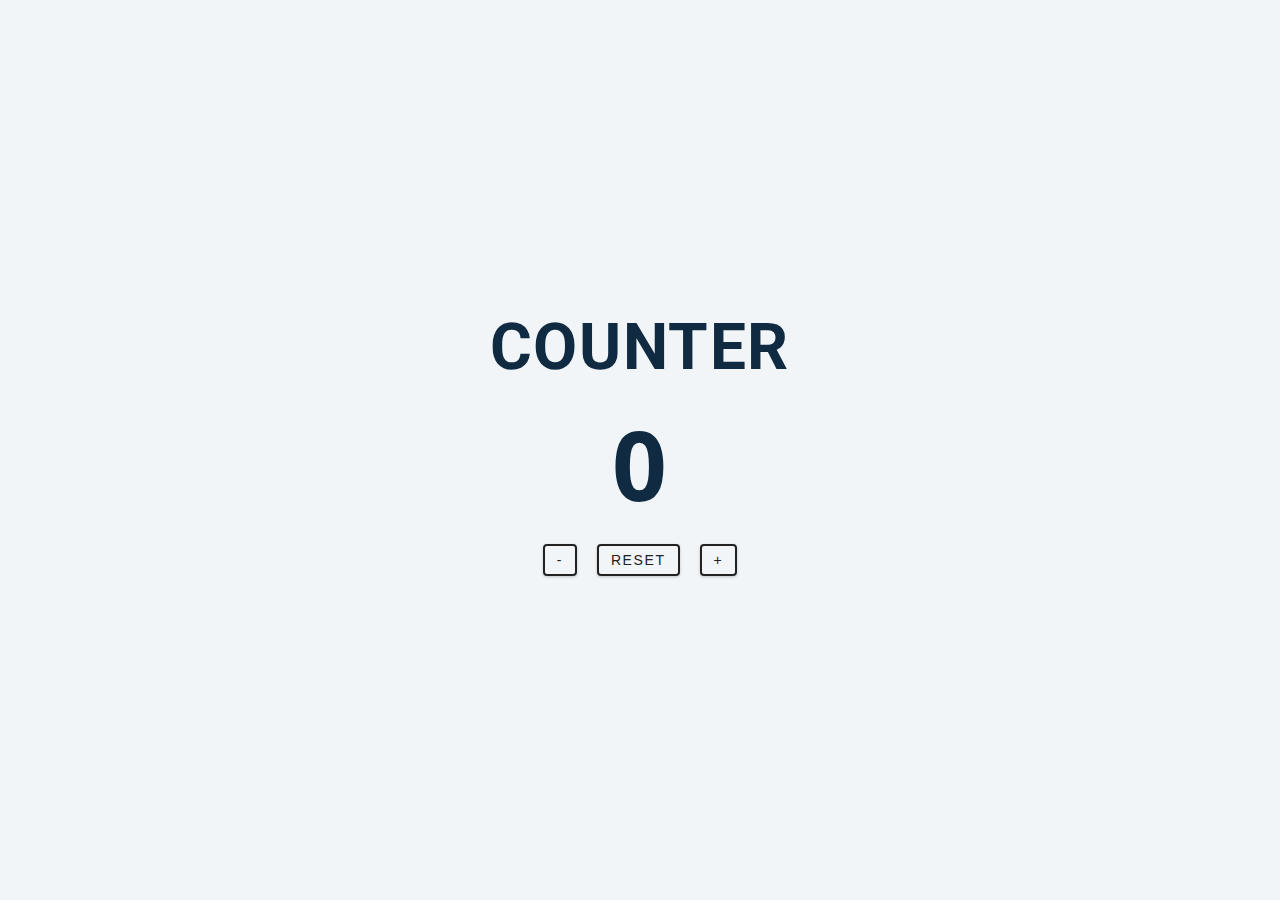
<file: 2 Counter/index.html>
<!DOCTYPE html>
<html lang="en">
<head>
    <meta charset="UTF-8">
    <meta name="viewport" content="width=device-width, initial-scale=1.0">
    <title>Counter Boy</title>
    <link rel="stylesheet" href="styles.css"/>
    <link rel="shortcut icon" href="#"> <!--removes favicon error in test browser-->
</head>
<body>
    <main>
        <div class="container">
            <h1>COUNTER</h1>
            <span id="value">0</span>
            <div class="button-container">
                <button class="btn decrease">-</button>
                <button class="btn reset">reset</button>
                <button class="btn increase">+</button>
            </div>
        </div>
    </main>
    
<script src="app.js"></script>
</body>
</html>
</file>
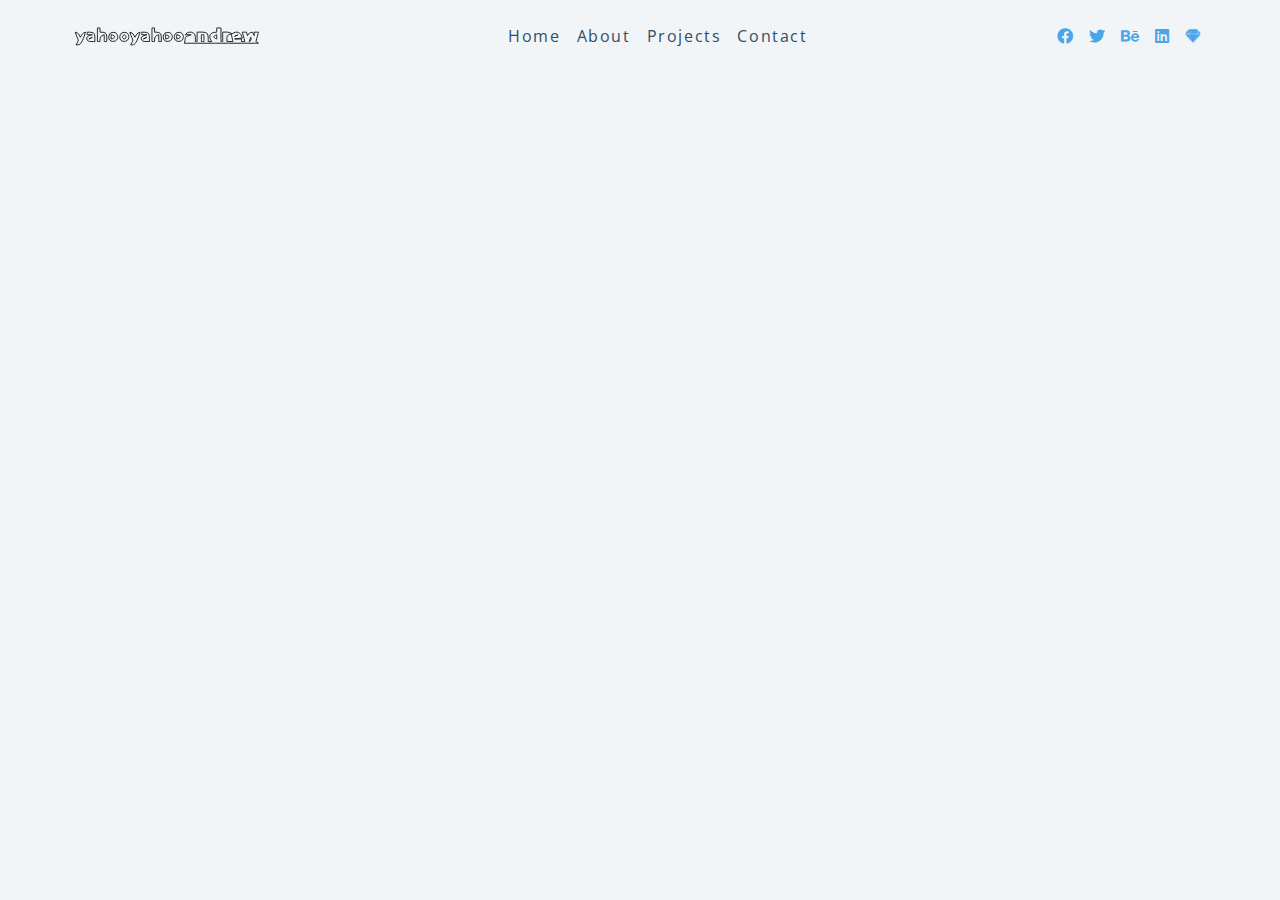
<file: 4 Navigation-bar/index.html>
<!DOCTYPE html>
<html lang="en">
<head>
    <meta charset="UTF-8">
    <link rel="stylesheet" href="https://cdnjs.cloudflare.com/ajax/libs/font-awesome/5.14.0/css/all.min.css" class="stylesheet">
    <meta name="viewport" content="width=device-width, initial-scale=1.0">
    <title>Navbar Project</title>

    <link rel="stylesheet" href="styles.css" class="stylesheet">
</head>
<body>
    <div class="nav-center">
        <!-- nav header -->
        <div class="nav-header">
            <img src="./logo yahoo.svg" alt="logo" class="logo"/>
            <button class="nav-toggle">
                <i class="fas fa-bars"></i>
            </button>
        </div>
        
<!-- links -->
      <ul class="links">
        <li>
          <a href="index.html">home</a>
        </li>
        <li>
          <a href="about.html">about</a>
        </li>
        <li>
          <a href="projects.html">projects</a>
        </li>
        <li>
          <a href="contact.html">contact</a>
        </li>
      </ul>
      <!-- social media -->
      <ul class="social-icons">
        <li>
          <a href="https://www.twitter.com">
            <i class="fab fa-facebook"></i>
          </a>
        </li>
        <li>
          <a href="https://www.twitter.com">
            <i class="fab fa-twitter"></i>
          </a>
        </li>
        <li>
          <a href="https://www.twitter.com">
            <i class="fab fa-behance"></i>
          </a>
        </li>
        <li>
          <a href="https://www.twitter.com">
            <i class="fab fa-linkedin"></i>
          </a>
        </li>
        <li>
          <a href="https://www.twitter.com">
            <i class="fab fa-sketch"></i>
          </a>
        </li>
      </ul>
    </div>
</body>
<!--Javascript-->
<script src="app.js"></script>
</html>
</file>
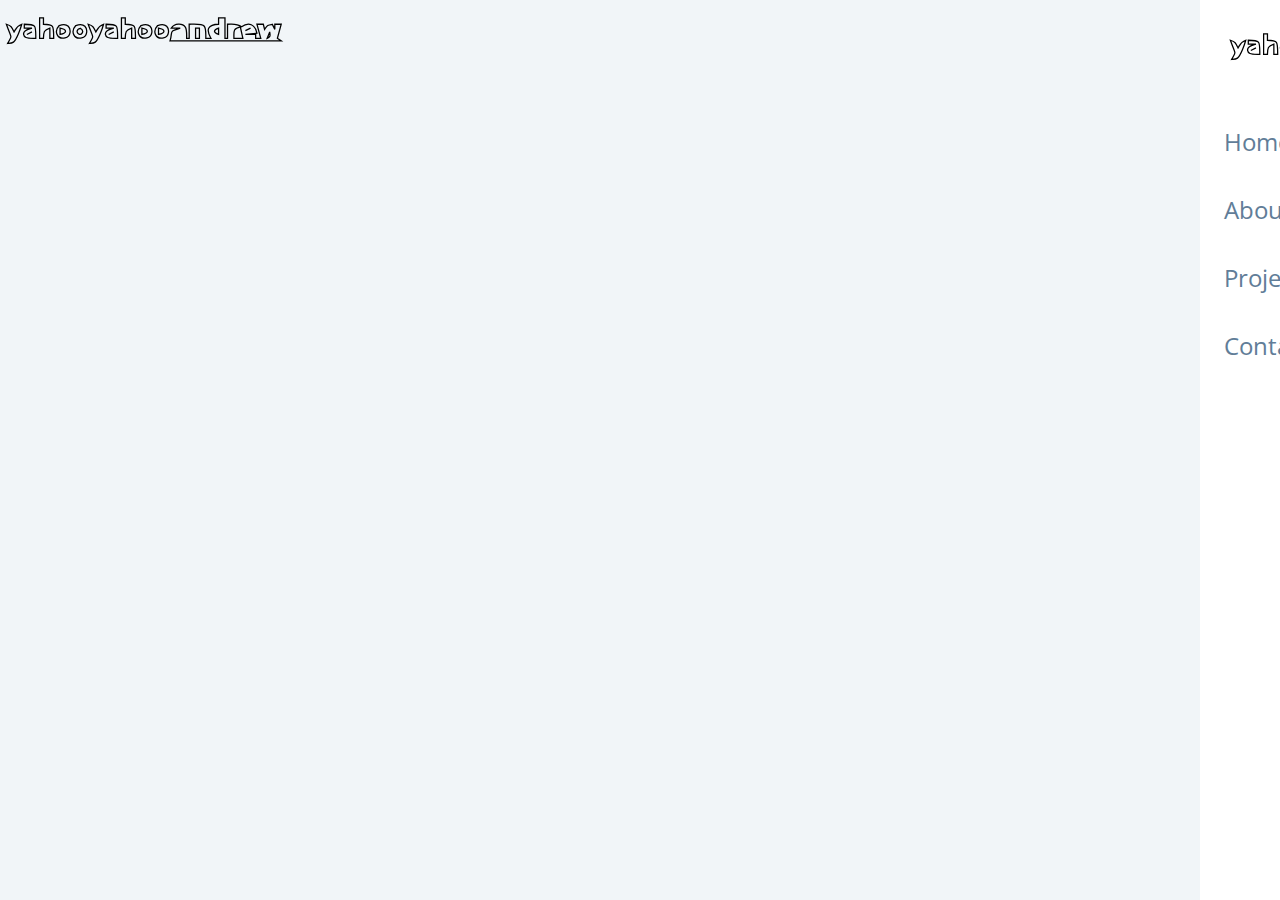
<file: 5 Sidebar/index.html>
<!DOCTYPE html>
    <html lang="en">
    <head>
        <meta charset="UTF-8" />
        <meta name="viewport" content="width=device-width, initial-scale=1.0" />
        <title>Sidebar</title>
        <!-- font-awesome -->
        <link
        rel="stylesheet"
        href="https://cdnjs.cloudflare.com/ajax/libs/font-awesome/5.14.0/css/all.min.css"
        />

        <!-- styles -->
        <link rel="stylesheet" href="styles.css" />
    </head>




    <body>
        <img src="./logo _yahoo.svg" alt="" class="logo"/>
        <button class="sidebar-toggle">
        <i class="fas fa-bars"></i>
        </button>
        <aside class="sidebar">
            <div class="sidebar-header">
                <img src="./logo _yahoo.svg" alt="" class="logo"/>
                <button class="close-btn">
                    <i class="fas fa-times"></i>
                </button>
            </div>
            <!-- links -->
        <ul class="links">
            <li>
            <a href="index.html">home</a>
            </li>
            <li>
            <a href="about.html">about</a>
            </li>
            <li>
            <a href="https://github.com/yahooyahooandrew/JS-Basics-Tutorials">projects</a>
            </li>
            <li>
            <a href="contact.html">contact</a>
            </li>
        </ul>
        <!-- social media -->
        <ul class="social-icons">
            <li>
            <a href="https://www.facebook.com">
                <i class="fab fa-facebook"></i>
            </a>
            </li>
            <li>
            <a href="https://www.twitter.com">
                <i class="fab fa-twitter"></i>
            </a>
            </li>
            <li>
            <a href="https://github.com/yahooyahooandrew/JS-Basics-Tutorials">
                <i class="fab fa-github"></i>
            </a>
            </li>
            <li>
            <a href="https://www.linkedin.com">
                <i class="fab fa-linkedin"></i>
            </a>
            </li>
        </ul>
        </aside>
    </body>
    <script src="app.js"></script>
    </html>
</file>
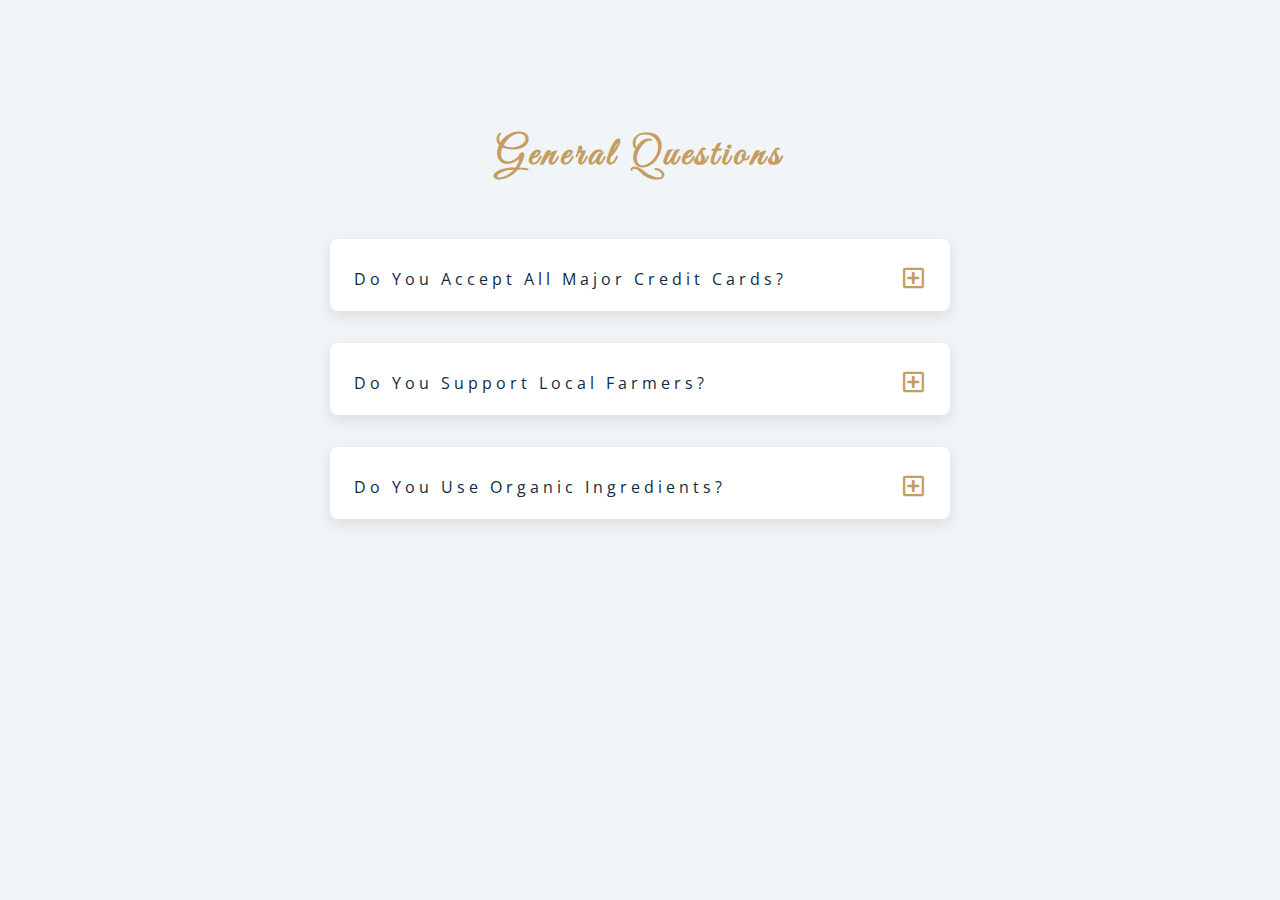
<file: 7 Questions/index.html>
<!DOCTYPE html>
<html lang="en">

<head>
  <meta charset="UTF-8" />
  <meta name="viewport" content="width=device-width, initial-scale=1.0" />
  <title>Q & A</title>
  <!-- font-awesome -->
  <link rel="stylesheet" href="https://cdnjs.cloudflare.com/ajax/libs/font-awesome/5.14.0/css/all.min.css" />
  <!-- extra fonts -->
  <link href="https://fonts.googleapis.com/css?family=Great+Vibes&display=swap" rel="stylesheet" />
  <!-- styles -->
  <link rel="stylesheet" href="styles.css" />
</head>

<body>
  <!-- title-->
  <div class="title">
    <h2 class=" ">General Questions</h2>
  </div>
  <!-- questions -->
  <div class="section-center">
    <!-- single question -->
    <article class="question">
      <!-- question title  -->
      <div class="question-title">
        <p>Do You Accept All Major Credit Cards?</p>
        <button type="button" class="question-btn">
          <span class="plus-icon">
            <i class="far fa-plus-square"></i>
          </span>
          <span class="minus-icon">
            <i class="far fa-minus-square"></i>
          </span>
        </button>
      </div>
      <!-- question text -->
      <div class="question-text">
        <p>
          This is sample text that has been typed to sample
          the paragraph function. Isn't that super interesting that
          this text exists for sno other reason than to be
          sampled. Do you remember?
        </p>
      </div>
    </article>
    <!-- end single question -->
    <!-- single question -->
    <article class="question">
      <!-- question title  -->
      <div class="question-title">
        <p>Do You Support Local Farmers?</p>
        <button type="button" class="question-btn">
          <span class="plus-icon">
            <i class="far fa-plus-square"></i>
          </span>
          <span class="minus-icon">
            <i class="far fa-minus-square"></i>
          </span>
        </button>
      </div>
      <!-- question text -->
      <div class="question-text">
        <p>
          This is sample text that has been typed to sample
          the paragraph function. Isn't that super interesting that
          this text exists for sno other reason than to be
          sampled. Do you remember?
        </p>
      </div>
    </article>
    <!-- end single question -->
    <!-- single question -->
    <article class="question">
      <!-- question title  -->
      <div class="question-title">
        <p>Do You Use Organic Ingredients?</p>
        <button type="button" class="question-btn">
          <span class="plus-icon">
            <i class="far fa-plus-square"></i>
          </span>
          <span class="minus-icon">
            <i class="far fa-minus-square"></i>
          </span>
        </button>
      </div>
      <!-- question text -->
      <div class="question-text">
        <p>
          This is sample text that has been typed to sample
          the paragraph function. Isn't that super interesting that
          this text exists for sno other reason than to be
          sampled. Do you remember?
        </p>
      </div>
    </article>
    <!-- end single question -->

  </div>



  <!-- javascript -->
  <script src="app.js"></script>
</body>

</html>
</file>
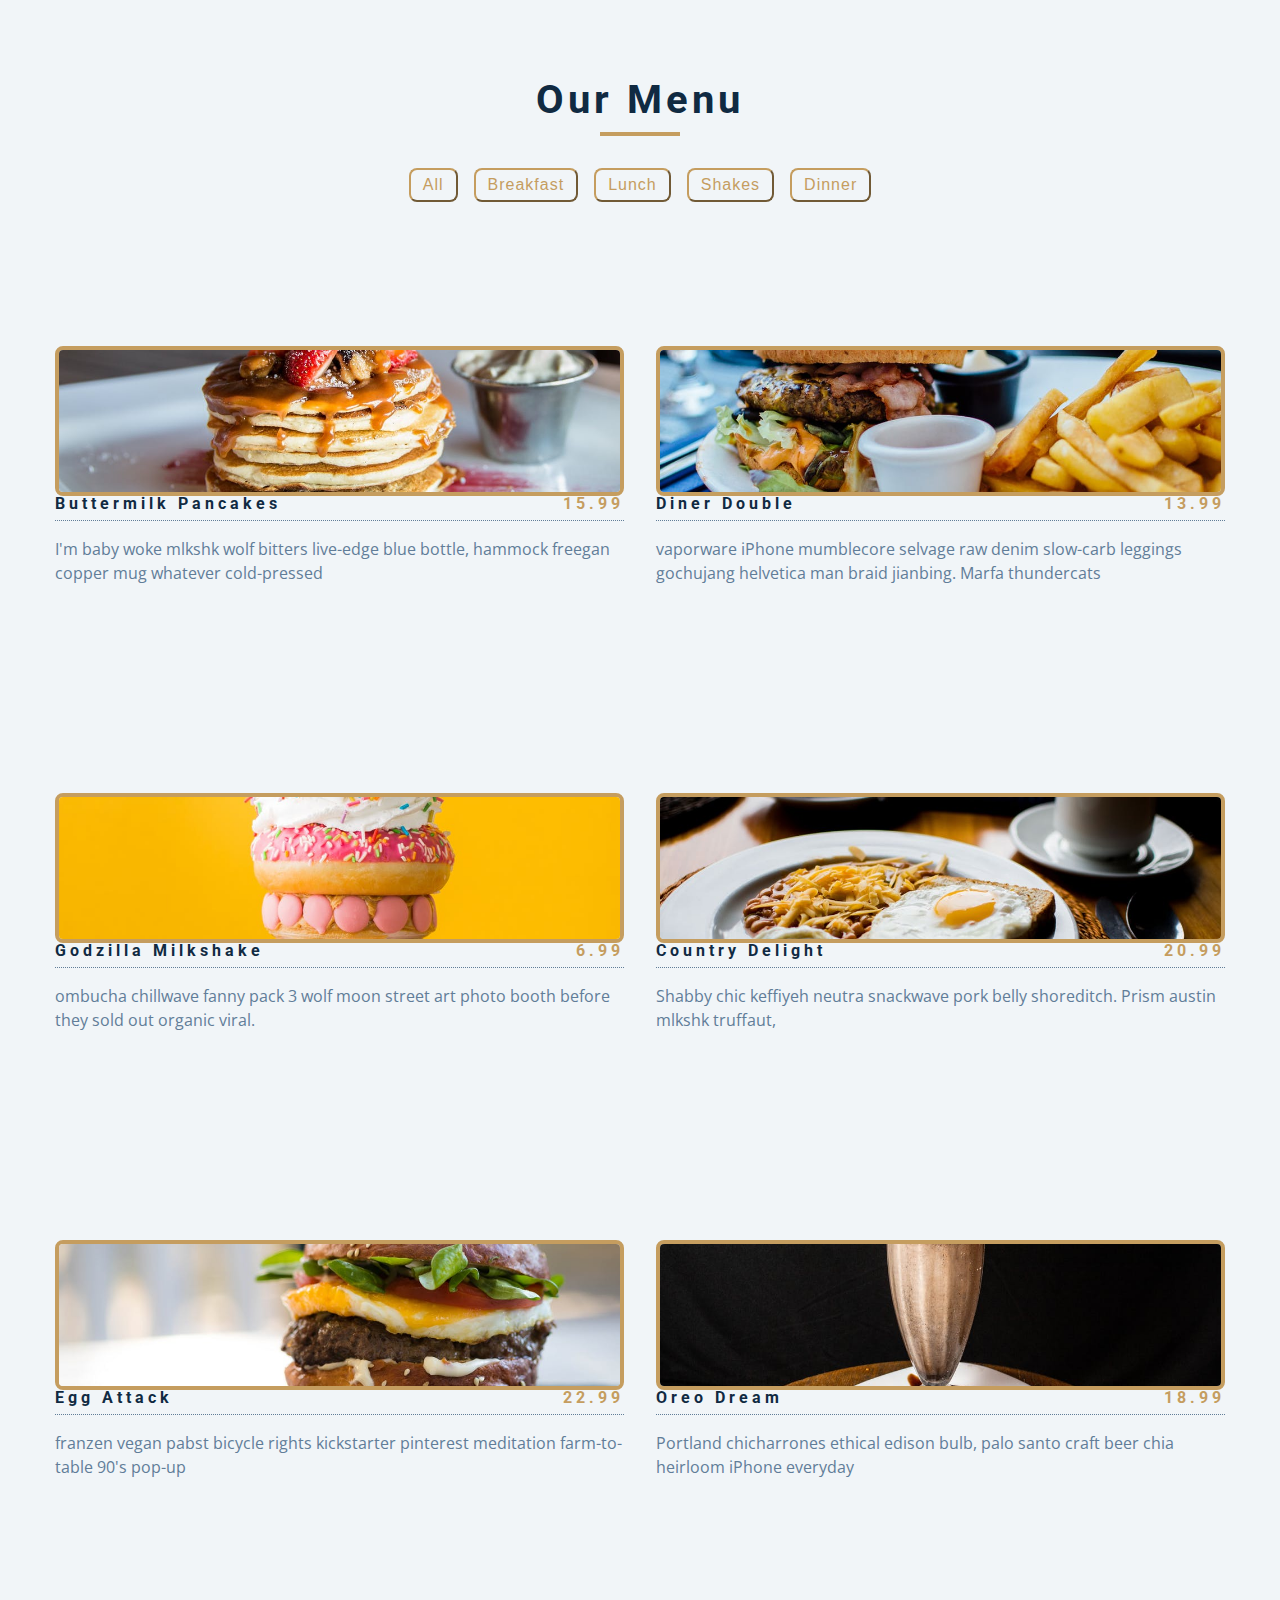
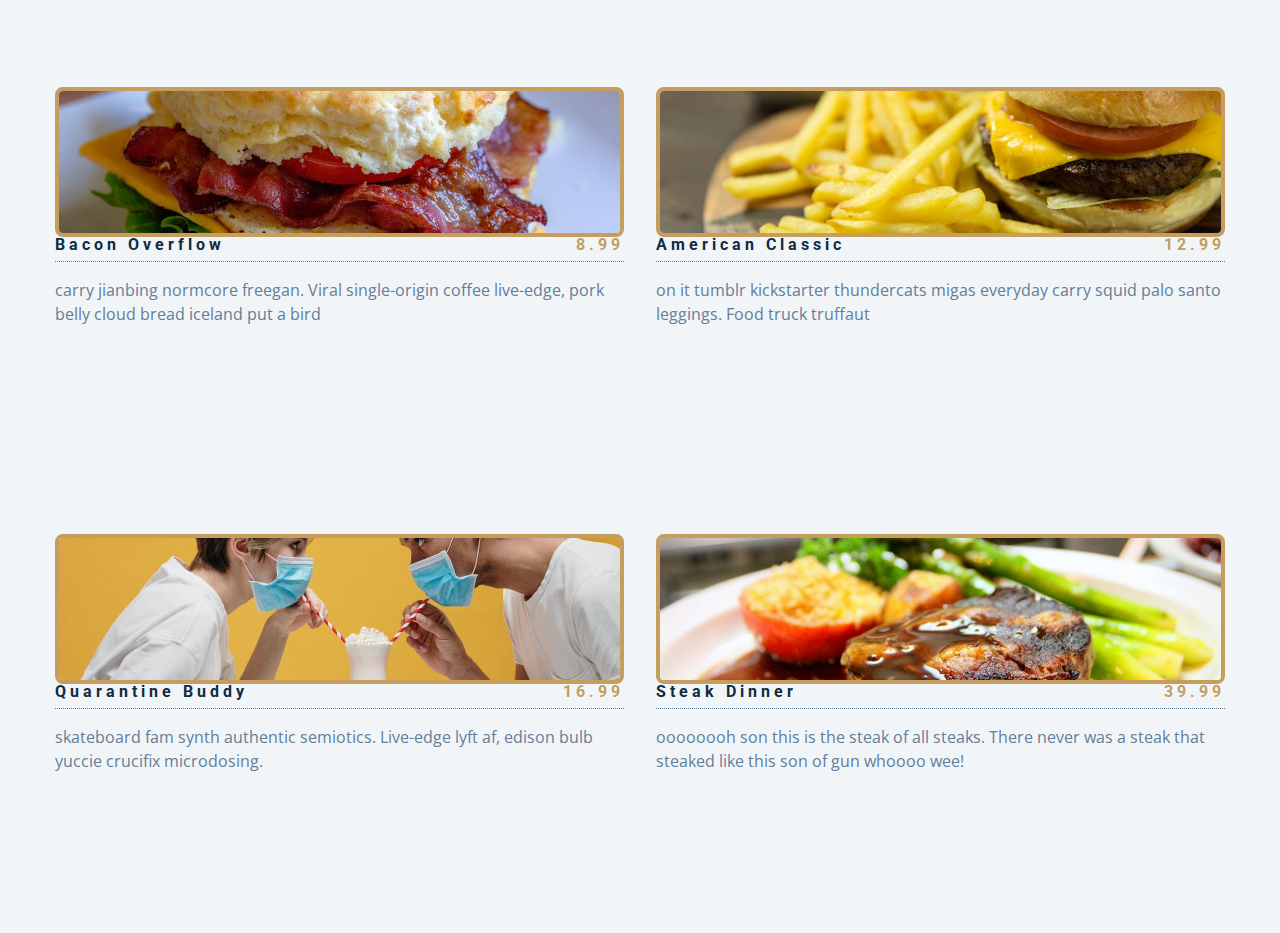
<file: 8 menu/index.html>
<!DOCTYPE html>
<html lang="en">
  <head>
    <meta charset="UTF-8" />
    <meta name="viewport" content="width=device-width, initial-scale=1.0" />
    <title>Menu A la Menu</title>
    <!-- font-awesome -->
    <link
      rel="stylesheet"
      href="https://cdnjs.cloudflare.com/ajax/libs/font-awesome/5.14.0/css/all.min.css"
    />
    
    <!-- styles -->
    <link rel="stylesheet" href="styles.css" />
    
    
  </head>
  <body>
    <section class="menu">
      <!-- title -->
      <div class="title">
        <h2>our menu</h2>
        <div class="underline"></div>
      </div>
      <!-- filter buttons -->
       <div class="btn-container">
        <!-- <button class="filter-btn" type="button"
        data-id="all">
          all
        </button>
        <button class="filter-btn" type="button"
        data-id="breakfast">
          breakfast
        </button>
        <button class="filter-btn" type="button" 
        data-id="lunch">
          lunch
        </button>
        <button class="filter-btn" type="button" 
        data-id="shakes">
          shakes
        </button> -->

      </div>
    </div>
      <!-- my own personal print button -->
      
      <!-- <span class="btn-container" >
        <button id="printButton" class="filter-btn" type="button"
        data-id="print">
        <svg xmlns="http://www.w3.org/2000/svg" height="16" width="16" viewBox="0 0 512 512"><path d="M128 0C92.7 0 64 28.7 64 64v96h64V64H354.7L384 93.3V160h64V93.3c0-17-6.7-33.3-18.7-45.3L400 18.7C388 6.7 371.7 0 354.7 0H128zM384 352v32 64H128V384 368 352H384zm64 32h32c17.7 0 32-14.3 32-32V256c0-35.3-28.7-64-64-64H64c-35.3 0-64 28.7-64 64v96c0 17.7 14.3 32 32 32H64v64c0 35.3 28.7 64 64 64H384c35.3 0 64-28.7 64-64V384zM432 248a24 24 0 1 1 0 48 24 24 0 1 1 0-48z"/></svg>
        </button>
        </span> -->
      <!-- menu items -->
      <div class="section-center">

        <!-- single item -->
        <article class="menu item">
          <img src="menu-item.jpeg" class="photo" alt="menu item">
          <div class="item-info">
            <header>
              <h4>buttermilk pancakes</h4>
              <h4 class="price">$15</h4>          
            </header>
            <p class="item-text">Lorem ipsum dolor sit amet
               consectetur, adipisicing elit. Necessitatibus rem 
               delectus, molestias commodi incidunt, vero doloremque 
               aperiam et expedita ipsa tenetur quod dicta laboriosam
               adipisci soluta harum odio rerum cupiditate.
            </p>
          </div>
        </article>
        <!-- end of item -->
      </div>
    </section>
    <!-- javascript -->
    <script src="app.js"></script>
  </body>
</html>
</file>
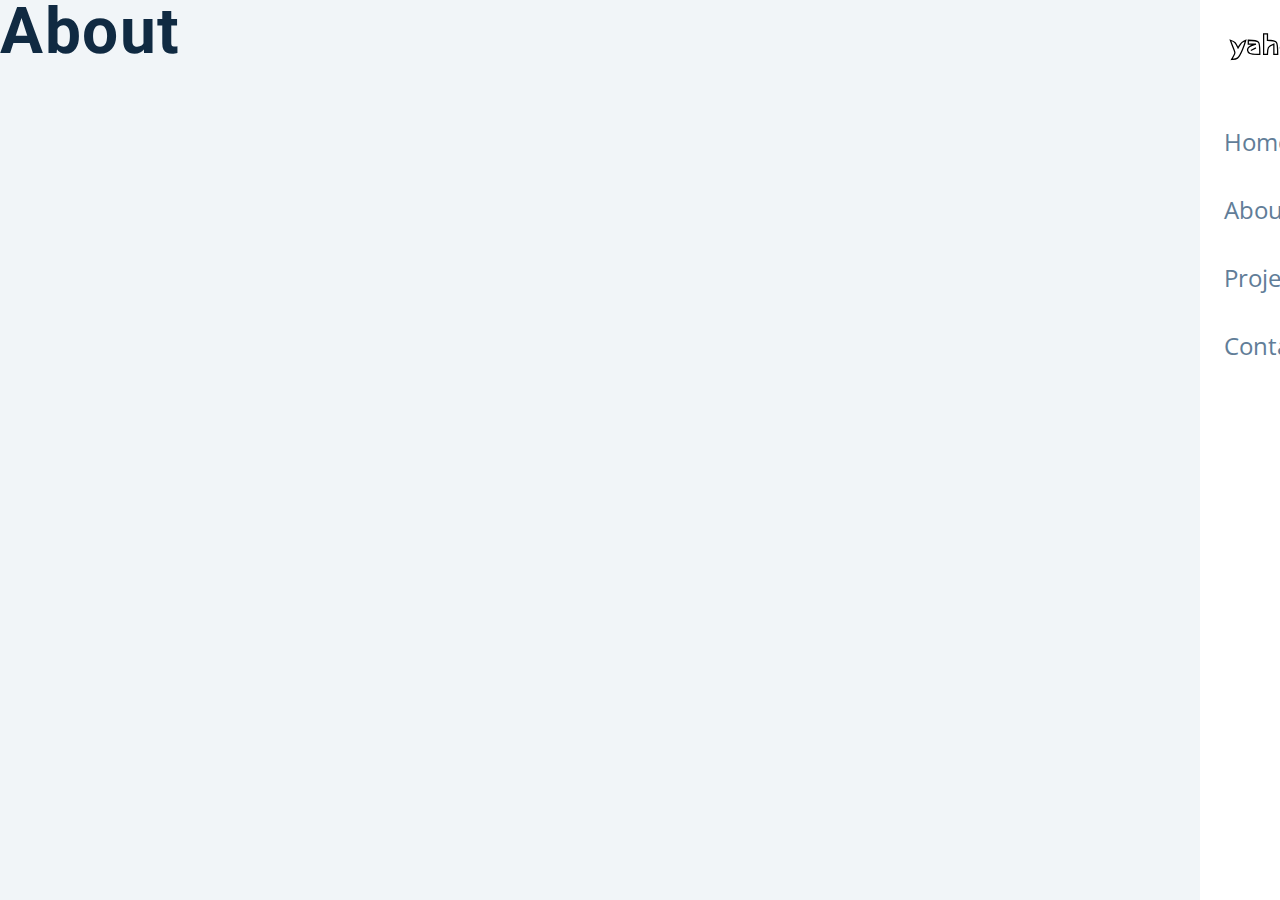
<file: 5 Sidebar/about.html>
<!DOCTYPE html>
<html lang="en">
  <head>
    <meta charset="UTF-8" />
    <meta name="viewport" content="width=device-width, initial-scale=1.0" />
    <title>Sidebar</title>
    <!-- font-awesome -->
    <link
      rel="stylesheet"
      href="https://cdnjs.cloudflare.com/ajax/libs/font-awesome/5.14.0/css/all.min.css"
    />

    <!-- styles -->
    <link rel="stylesheet" href="styles.css" />
  </head>




  <body>
    
    <button class="sidebar-toggle">
      <i class="fas fa-bars"></i>
    </button>
    <aside class="sidebar">
        <div class="sidebar-header">
            <img src="./logo _yahoo.svg" alt="" class="logo"/>
            <button class="close-btn">
                <i class="fas fa-times"></i>
            </button>
        </div>
        <!-- links -->
      <ul class="links">
        <li>
          <a href="index.html">home</a>
        </li>
        <li>
          <a href="./about.html">about</a>
        </li>
        <li>
          <a href="https://github.com/yahooyahooandrew/JS-Basics-Tutorials">projects</a>
        </li>
        <li>
          <a href="contact.html">contact</a>
        </li>
      </ul>
      <!-- social media -->
      <ul class="social-icons">
        <li>
          <a href="https://www.facebook.com">
            <i class="fab fa-facebook"></i>
          </a>
        </li>
        <li>
          <a href="https://www.twitter.com">
            <i class="fab fa-twitter"></i>
          </a>
        </li>
        <li>
          <a href="https://github.com/yahooyahooandrew/JS-Basics-Tutorials">
            <i class="fab fa-github"></i>
          </a>
        </li>
        <li>
          <a href="https://www.linkedin.com">
            <i class="fab fa-linkedin"></i>
          </a>
        </li>
      </ul>
    </aside>
    <h1 class="underline">About</h1>
</body>
<script src="app.js"></script>
</html>
</file>
<file: 2 Counter/styles.css>
/*
=============== 
Fonts
===============
*/
@import url("https://fonts.googleapis.com/css?family=Open+Sans|Roboto:400,700&display=swap");

/*
=============== 
Variables
===============
*/

:root {
  /* dark shades of primary color*/
  --clr-primary-1: hsl(205, 86%, 17%);
  --clr-primary-2: hsl(205, 77%, 27%);
  --clr-primary-3: hsl(205, 72%, 37%);
  --clr-primary-4: hsl(205, 63%, 48%);
  /* primary/main color */
  --clr-primary-5: hsl(205, 78%, 60%);
  /* lighter shades of primary color */
  --clr-primary-6: hsl(205, 89%, 70%);
  --clr-primary-7: hsl(205, 90%, 76%);
  --clr-primary-8: hsl(205, 86%, 81%);
  --clr-primary-9: hsl(205, 90%, 88%);
  --clr-primary-10: hsl(205, 100%, 96%);
  /* darkest grey - used for headings */
  --clr-grey-1: hsl(209, 61%, 16%);
  --clr-grey-2: hsl(211, 39%, 23%);
  --clr-grey-3: hsl(209, 34%, 30%);
  --clr-grey-4: hsl(209, 28%, 39%);
  /* grey used for paragraphs */
  --clr-grey-5: hsl(210, 22%, 49%);
  --clr-grey-6: hsl(209, 23%, 60%);
  --clr-grey-7: hsl(211, 27%, 70%);
  --clr-grey-8: hsl(210, 31%, 80%);
  --clr-grey-9: hsl(212, 33%, 89%);
  --clr-grey-10: hsl(210, 36%, 96%);
  --clr-white: #fff;
  --clr-red-dark: hsl(360, 67%, 44%);
  --clr-red-light: hsl(360, 71%, 66%);
  --clr-green-dark: hsl(125, 67%, 44%);
  --clr-green-light: hsl(125, 71%, 66%);
  --clr-black: #222;
  --ff-primary: "Roboto", sans-serif;
  --ff-secondary: "Open Sans", sans-serif;
  --transition: all 0.3s linear;
  --spacing: 0.1rem;
  --radius: 0.25rem;
  --light-shadow: 0 5px 15px rgba(0, 0, 0, 0.1);
  --dark-shadow: 0 5px 15px rgba(0, 0, 0, 0.2);
  --max-width: 1170px;
  --fixed-width: 620px;
}
/*
=============== 
Global Styles
===============
*/

*,
::after,
::before {
  margin: 0;
  padding: 0;
  box-sizing: border-box;
}
body {
  font-family: var(--ff-secondary);
  background: var(--clr-grey-10);
  color: var(--clr-grey-1);
  line-height: 1.5;
  font-size: 0.875rem;
}
ul {
  list-style-type: none;
}
a {
  text-decoration: none;
}
h1,
h2,
h3,
h4 {
  letter-spacing: var(--spacing);
  text-transform: capitalize;
  line-height: 1.25;
  margin-bottom: 0.75rem;
  font-family: var(--ff-primary);
}
h1 {
  font-size: 3rem;
}
h2 {
  font-size: 2rem;
}
h3 {
  font-size: 1.25rem;
}
h4 {
  font-size: 0.875rem;
}
p {
  margin-bottom: 1.25rem;
  color: var(--clr-grey-5);
}
@media screen and (min-width: 800px) {
  h1 {
    font-size: 4rem;
  }
  h2 {
    font-size: 2.5rem;
  }
  h3 {
    font-size: 1.75rem;
  }
  h4 {
    font-size: 1rem;
  }
  body {
    font-size: 1rem;
  }
  h1,
  h2,
  h3,
  h4 {
    line-height: 1;
  }
}
/*  global classes */

/* section */
.section {
  padding: 5rem 0;
}

.section-center {
  width: 90vw;
  margin: 0 auto;
  max-width: 1170px;
}
@media screen and (min-width: 992px) {
  .section-center {
    width: 95vw;
  }
}
main {
  min-height: 100vh;
  display: grid;
  place-items: center;
}

/*
=============== 
Counter
===============
*/

main {
  min-height: 100vh;
  display: grid;
  place-items: center;
}
.container {
  text-align: center;
}
#value {
  font-size: 6rem;
  font-weight: bold;
}
.btn {
  text-transform: uppercase;
  background: transparent;
  color: var(--clr-black);
  padding: 0.375rem 0.75rem;
  letter-spacing: var(--spacing);
  display: inline-block;
  transition: var(--transition);
  font-size: 0.875rem;
  border: 2px solid var(--clr-black);
  cursor: pointer;
  box-shadow: 0 1px 3px rgba(0, 0, 0, 0.2);
  border-radius: var(--radius);
  margin: 0.5rem;
}
.btn:hover {
  color: var(--clr-white);
  background: var(--clr-black);
}
</file>
<file: 4 Navigation-bar/styles.css>
/*
=============== 
Fonts
===============
*/
@import url("https://fonts.googleapis.com/css?family=Open+Sans|Roboto:400,700&display=swap");

/*
=============== 
Variables
===============
*/

:root {
  /* dark shades of primary color*/
  --clr-primary-1: hsl(205, 86%, 17%);
  --clr-primary-2: hsl(205, 77%, 27%);
  --clr-primary-3: hsl(205, 72%, 37%);
  --clr-primary-4: hsl(205, 63%, 48%);
  /* primary/main color */
  --clr-primary-5: hsl(205, 78%, 60%);
  /* lighter shades of primary color */
  --clr-primary-6: hsl(205, 89%, 70%);
  --clr-primary-7: hsl(205, 90%, 76%);
  --clr-primary-8: hsl(205, 86%, 81%);
  --clr-primary-9: hsl(205, 90%, 88%);
  --clr-primary-10: hsl(205, 100%, 96%);
  /* darkest grey - used for headings */
  --clr-grey-1: hsl(209, 61%, 16%);
  --clr-grey-2: hsl(211, 39%, 23%);
  --clr-grey-3: hsl(209, 34%, 30%);
  --clr-grey-4: hsl(209, 28%, 39%);
  /* grey used for paragraphs */
  --clr-grey-5: hsl(210, 22%, 49%);
  --clr-grey-6: hsl(209, 23%, 60%);
  --clr-grey-7: hsl(211, 27%, 70%);
  --clr-grey-8: hsl(210, 31%, 80%);
  --clr-grey-9: hsl(212, 33%, 89%);
  --clr-grey-10: hsl(210, 36%, 96%);
  --clr-white: #fff;
  --clr-red-dark: hsl(360, 67%, 44%);
  --clr-red-light: hsl(360, 71%, 66%);
  --clr-green-dark: hsl(125, 67%, 44%);
  --clr-green-light: hsl(125, 71%, 66%);
  --clr-black: #222;
  --ff-primary: "Roboto", sans-serif;
  --ff-secondary: "Open Sans", sans-serif;
  --transition: all 0.3s linear;
  --spacing: 0.1rem;
  --radius: 0.25rem;
  --light-shadow: 0 5px 15px rgba(0, 0, 0, 0.1);
  --dark-shadow: 0 5px 15px rgba(0, 0, 0, 0.2);
  --max-width: 1170px;
  --fixed-width: 620px;
}
/*
=============== 
Global Styles
===============
*/

*,
::after,
::before {
  margin: 0;
  padding: 0;
  box-sizing: border-box;
}
body {
  font-family: var(--ff-secondary);
  background: var(--clr-grey-10);
  color: var(--clr-grey-1);
  line-height: 1.5;
  font-size: 0.875rem;
}
ul {
  list-style-type: none;
}
a {
  text-decoration: none;
}
h1,
h2,
h3,
h4 {
  letter-spacing: var(--spacing);
  text-transform: capitalize;
  line-height: 1.25;
  margin-bottom: 0.75rem;
  font-family: var(--ff-primary);
}
h1 {
  font-size: 3rem;
}
h2 {
  font-size: 2rem;
}
h3 {
  font-size: 1.25rem;
}
h4 {
  font-size: 0.875rem;
}
p {
  margin-bottom: 1.25rem;
  color: var(--clr-grey-5);
}
@media screen and (min-width: 800px) {
  h1 {
    font-size: 4rem;
  }
  h2 {
    font-size: 2.5rem;
  }
  h3 {
    font-size: 1.75rem;
  }
  h4 {
    font-size: 1rem;
  }
  body {
    font-size: 1rem;
  }
  h1,
  h2,
  h3,
  h4 {
    line-height: 1;
  }
}
/*  global classes */

/* section */
.section {
  padding: 5rem 0;
}

.section-center {
  width: 90vw;
  margin: 0 auto;
  max-width: 1170px;
}
@media screen and (min-width: 992px) {
  .section-center {
    width: 95vw;
  }
}
main {
  min-height: 100vh;
  display: grid;
  place-items: center;
}

/*
=============== 
Navbar
===============
*/
nav {
  background: var(--clr-white);
  box-shadow: var(--light-shadow);
}
.nav-header {
  display: flex;
  align-items: center;
  justify-content: space-between;
  padding: 1rem;
}
.nav-toggle {
  font-size: 1.5rem;
  color: var(--clr-primary-5);
  background: transparent;
  border-color: transparent;
  transition: var(--transition);
  cursor: pointer;
}
.nav-toggle:hover {
  color: var(--clr-primary-1);
  transform: rotate(90deg);
}
.logo {
  height: 40px;
}
.links a {
  color: var(--clr-grey-3);
  font-size: 1rem;
  text-transform: capitalize;
  letter-spacing: var(--spacing);
  display: block;
  padding: 0.5rem 1rem;
  transition: var(--transition);
}
.links a:hover {
  background: var(--clr-primary-8);
  color: var(--clr-primary-5);
  padding-left: 1.5rem;
}
.social-icons {
  display: none;
}
.links {
  height: 0;
  overflow: hidden;
  transition: var(--transition);
}
.show-links {
  height: 10rem;
}
@media screen and (min-width: 800px) {
  .nav-center {
    max-width: 1170px;
    margin: 0 auto;
    display: flex;
    align-items: center;
    justify-content: space-between;
    padding: 1rem;
  }
  .nav-header {
    padding: 0;
  }
  .nav-toggle {
    display: none;
  }
  .links {
    height: auto;
    display: flex;
  }
  .links a {
    padding: 0;
    margin: 0 0.5rem;
  }
  .links a:hover {
    padding: 0;
    background: transparent;
  }
  .social-icons {
    display: flex;
  }
  .social-icons a {
    margin: 0 0.5rem;
    color: var(--clr-primary-5);
    transition: var(--transition);
  }
  .social-icons a:hover {
    color: var(--clr-primary-7);
  }
}
</file>
<file: 5 Sidebar/styles.css>
/*
=============== 
Fonts
===============
*/
@import url("https://fonts.googleapis.com/css?family=Open+Sans|Roboto:400,700&display=swap");

/*
=============== 
Variables
===============
*/

:root {
  /* dark shades of primary color*/
  --clr-primary-1: hsl(205, 86%, 17%);
  --clr-primary-2: hsl(205, 77%, 27%);
  --clr-primary-3: hsl(205, 72%, 37%);
  --clr-primary-4: hsl(205, 63%, 48%);
  /* primary/main color */
  --clr-primary-5: hsl(205, 78%, 60%);
  /* lighter shades of primary color */
  --clr-primary-6: hsl(205, 89%, 70%);
  --clr-primary-7: hsl(205, 90%, 76%);
  --clr-primary-8: hsl(205, 86%, 81%);
  --clr-primary-9: hsl(205, 90%, 88%);
  --clr-primary-10: hsl(205, 100%, 96%);
  /* darkest grey - used for headings */
  --clr-grey-1: hsl(209, 61%, 16%);
  --clr-grey-2: hsl(211, 39%, 23%);
  --clr-grey-3: hsl(209, 34%, 30%);
  --clr-grey-4: hsl(209, 28%, 39%);
  /* grey used for paragraphs */
  --clr-grey-5: hsl(210, 22%, 49%);
  --clr-grey-6: hsl(209, 23%, 60%);
  --clr-grey-7: hsl(211, 27%, 70%);
  --clr-grey-8: hsl(210, 31%, 80%);
  --clr-grey-9: hsl(212, 33%, 89%);
  --clr-grey-10: hsl(210, 36%, 96%);
  --clr-white: #fff;
  --clr-red-dark: hsl(360, 67%, 44%);
  --clr-red-light: hsl(360, 71%, 66%);
  --clr-green-dark: hsl(125, 67%, 44%);
  --clr-green-light: hsl(125, 71%, 66%);
  --clr-black: #222;
  --ff-primary: "Roboto", sans-serif;
  --ff-secondary: "Open Sans", sans-serif;
  --transition: all 0.3s linear;
  --spacing: 0.1rem;
  --radius: 0.25rem;
  --light-shadow: 0 5px 15px rgba(0, 0, 0, 0.1);
  --dark-shadow: 0 5px 15px rgba(0, 0, 0, 0.2);
  --max-width: 1170px;
  --fixed-width: 620px;
}
/*
=============== 
Global Styles
===============
*/

*,
::after,
::before {
  margin: 0;
  padding: 0;
  box-sizing: border-box;
}
body {
  font-family: var(--ff-secondary);
  background: var(--clr-grey-10);
  color: var(--clr-grey-1);
  line-height: 1.5;
  font-size: 0.875rem;
}
ul {
  list-style-type: none;
}
a {
  text-decoration: none;
}
h1,
h2,
h3,
h4 {
  letter-spacing: var(--spacing);
  text-transform: capitalize;
  line-height: 1.25;
  margin-bottom: 0.75rem;
  font-family: var(--ff-primary);
}
h1 {
  font-size: 3rem;
}
h2 {
  font-size: 2rem;
}
h3 {
  font-size: 1.25rem;
}
h4 {
  font-size: 0.875rem;
}
p {
  margin-bottom: 1.25rem;
  color: var(--clr-grey-5);
}
@media screen and (min-width: 800px) {
  h1 {
    font-size: 4rem;
  }
  h2 {
    font-size: 2.5rem;
  }
  h3 {
    font-size: 1.75rem;
  }
  h4 {
    font-size: 1rem;
  }
  body {
    font-size: 1rem;
  }
  h1,
  h2,
  h3,
  h4 {
    line-height: 1;
  }
}
/*  global classes */

/* section */
.section {
  padding: 5rem 0;
}

.section-center {
  width: 90vw;
  margin: 0 auto;
  max-width: 1170px;
}
@media screen and (min-width: 992px) {
  .section-center {
    width: 95vw;
  }
}
main {
  min-height: 100vh;
  display: grid;
  place-items: center;
}

/*
=============== 
Sidebar
===============
*/
.sidebar-toggle {
  position: fixed;
  top: 2rem;
  right: 3rem;
  font-size: 2rem;
  background: transparent;
  border-color: transparent;
  color: var(--clr-primary-5);
  transition: var(--transition);
  cursor: pointer;
  animation: bounce 2s ease-in-out infinite;
}
.sidebar-toggle:hover {
  color: var(--clr-primary-7);
}
@keyframes bounce {
  0% {
    transform: scale(1);
  }
  50% {
    transform: scale(1.5);
  }
  100% {
    transform: scale(1);
  }
}

.sidebar-header {
  display: flex;
  justify-content: space-between;
  align-items: center;
  padding: 1rem 1.5rem;
}
.close-btn {
  font-size: 1.75rem;
  background: transparent;
  border-color: transparent;
  color: var(--clr-primary-5);
  transition: var(--transition);
  cursor: pointer;
  color: var(--clr-red-dark);
}
.close-btn:hover {
  color: var(--clr-red-light);
  transform: rotate(360deg);
}
.logo {
  justify-self: center;
  height: 60px;
}

.links a {
  display: block;
  font-size: 1.5rem;
  text-transform: capitalize;
  padding: 1rem 1.5rem;
  color: var(--clr-grey-5);
  transition: var(--transition);
}
.links a:hover {
  background: var(--clr-primary-8);
  color: var(--clr-primary-5);
  padding-left: 1.75rem;
}
.social-icons {
  justify-self: center;
  display: flex;
  padding-bottom: 2rem;
}
.social-icons a {
  font-size: 1.5rem;
  margin: 0 0.5rem;
  color: var(--clr-primary-5);
  transition: var(--transition);
}
.social-icons a:hover {
  color: var(--clr-primary-1);
}

.sidebar {
  position: fixed;
  top: 0;
  left: 0;
  width: 100%;
  height: 100%;
  background: var(--clr-white);
  display: grid;
  grid-template-rows: auto 1fr auto;
  row-gap: 1rem;
  box-shadow: var(--clr-red-dark);
  transition: var(--transition);
  transform: translate(300%);
}
.show-sidebar {
  transform: translate(0);
}
@media screen and (min-width: 676px) {
  .sidebar {
    width: 400px;
  }
}
</file>
<file: 7 Questions/styles.css>
/*
=============== 
Fonts
===============
*/
@import url("https://fonts.googleapis.com/css?family=Open+Sans|Roboto:400,700&display=swap");

/*
=============== 
Variables
===============
*/

:root {
  /* dark shades of primary color*/
  --clr-primary-1: hsl(205, 86%, 17%);
  --clr-primary-2: hsl(205, 77%, 27%);
  --clr-primary-3: hsl(205, 72%, 37%);
  --clr-primary-4: hsl(205, 63%, 48%);
  /* primary/main color */
  --clr-primary-5: #49a6e9;
  /* lighter shades of primary color */
  --clr-primary-6: hsl(205, 89%, 70%);
  --clr-primary-7: hsl(205, 90%, 76%);
  --clr-primary-8: hsl(205, 86%, 81%);
  --clr-primary-9: hsl(205, 90%, 88%);
  --clr-primary-10: hsl(205, 100%, 96%);
  /* darkest grey - used for headings */
  --clr-grey-1: hsl(209, 61%, 16%);
  --clr-grey-2: hsl(211, 39%, 23%);
  --clr-grey-3: hsl(209, 34%, 30%);
  --clr-grey-4: hsl(209, 28%, 39%);
  /* grey used for paragraphs */
  --clr-grey-5: hsl(210, 22%, 49%);
  --clr-grey-6: hsl(209, 23%, 60%);
  --clr-grey-7: hsl(211, 27%, 70%);
  --clr-grey-8: hsl(210, 31%, 80%);
  --clr-grey-9: hsl(212, 33%, 89%);
  --clr-grey-10: hsl(210, 36%, 96%);
  --clr-white: #fff;
  --clr-red-dark: hsl(360, 67%, 44%);
  --clr-red-light: hsl(360, 71%, 66%);
  --clr-green-dark: hsl(125, 67%, 44%);
  --clr-green-light: hsl(125, 71%, 66%);
  --clr-gold: #c59d5f;
  --clr-black: #222;
  --ff-primary: "Roboto", sans-serif;
  --ff-secondary: "Open Sans", sans-serif;
  --transition: all 0.3s linear;
  --spacing: 0.25rem;
  --radius: 0.5rem;
  --light-shadow: 0 5px 15px rgba(0, 0, 0, 0.1);
  --dark-shadow: 0 5px 15px rgba(0, 0, 0, 0.2);
  --max-width: 1170px;
  --fixed-width: 620px;
}
/*
=============== 
Global Styles
===============
*/

*,
::after,
::before {
  margin: 0;
  padding: 0;
  box-sizing: border-box;
}
body {
  font-family: var(--ff-secondary);
  background: var(--clr-grey-10);
  color: var(--clr-grey-1);
  line-height: 1.5;
  font-size: 0.875rem;
}
ul {
  list-style-type: none;
}
a {
  text-decoration: none;
}
img:not(.logo) {
  width: 100%;
}
img {
  display: block;
}

h1,
h2,
h3,
h4 {
  letter-spacing: var(--spacing);
  text-transform: capitalize;
  line-height: 1.25;
  margin-bottom: 0.75rem;
  font-family: var(--ff-primary);
}
h1 {
  font-size: 3rem;
}
h2 {
  font-size: 2rem;
}
h3 {
  font-size: 1.25rem;
}
h4 {
  font-size: 0.875rem;
}
p {
  margin-bottom: 1.25rem;
  color: var(--clr-grey-5);
}
@media screen and (min-width: 800px) {
  h1 {
    font-size: 4rem;
  }
  h2 {
    font-size: 2.5rem;
  }
  h3 {
    font-size: 1.75rem;
  }
  h4 {
    font-size: 1rem;
  }
  body {
    font-size: 1rem;
  }
  h1,
  h2,
  h3,
  h4 {
    line-height: 1;
  }
}
/*  global classes */

.btn {
  text-transform: uppercase;
  background: transparent;
  color: var(--clr-black);
  padding: 0.375rem 0.75rem;
  letter-spacing: var(--spacing);
  display: inline-block;
  transition: var(--transition);
  font-size: 0.875rem;
  border: 2px solid var(--clr-black);
  cursor: pointer;
  box-shadow: 0 1px 3px rgba(0, 0, 0, 0.2);
  border-radius: var(--radius);
}
.btn:hover {
  color: var(--clr-white);
  background: var(--clr-black);
}
/* section */
.section {
  padding: 5rem 0;
}

.section-center {
  width: 90vw;
  margin: 0 auto;
  max-width: 1170px;
}
@media screen and (min-width: 992px) {
  .section-center {
    width: 95vw;
  }
}
main {
  min-height: 100vh;
  display: grid;
  place-items: center;
}
/*
=============== 
Questions
===============
*/
.title {
  margin-top: 15vh;
  margin-bottom: 4rem;
}
.title h2 {
  color: var(--clr-gold);
  font-family: "Great Vibes", cursive;
  text-align: center;
}
.section-center {
  max-width: var(--fixed-width);
}
.question {
  background: var(--clr-white);
  border-radius: var(--radius);
  box-shadow: var(--light-shadow);
  padding: 1.5rem 1.5rem 0 1.5rem;
  margin-bottom: 2rem;
}
.question-title {
  display: flex;
  justify-content: space-between;
  align-items: center;
  text-transform: capitalize;
  padding-bottom: 1rem;
}
.question-title p {
  margin-bottom: 0;
  letter-spacing: var(--spacing);
  color: var(--clr-grey-1);
}
.question-btn {
  font-size: 1.5rem;
  background: transparent;
  border-color: transparent;
  cursor: pointer;
  color: var(--clr-gold);
  transition: var(--transition);
}
.question-btn:hover {
  transform: rotate(90deg);
}
.question-text {
  padding: 1rem 0 1.5rem 0;
  border-top: 1px solid rgba(0, 0, 0, 0.2);
}
.question-text p {
  margin-bottom: 0;
}
/* hide text */
.question-text {
  display: none;
}
.show-text .question-text {
  display: block;
}
.minus-icon {
  display: none;
}
.show-text .minus-icon {
  display: inline;
}
.show-text .plus-icon {
  display: none;
} 
/* testing css properties and how they relate to js
.title {
  display: block;
}

.hide-title .title {
  display: none;
}*/
</file>
<file: 8 menu/styles.css>
/*
=============== 
Fonts
===============
*/
@import url("https://fonts.googleapis.com/css?family=Open+Sans|Roboto:400,700&display=swap");

/*
=============== 
Variables
===============
*/

:root {
  /* dark shades of primary color*/
  --clr-primary-1: hsl(205, 86%, 17%);
  --clr-primary-2: hsl(205, 77%, 27%);
  --clr-primary-3: hsl(205, 72%, 37%);
  --clr-primary-4: hsl(205, 63%, 48%);
  /* primary/main color */
  --clr-primary-5: #49a6e9;
  /* lighter shades of primary color */
  --clr-primary-6: hsl(205, 89%, 70%);
  --clr-primary-7: hsl(205, 90%, 76%);
  --clr-primary-8: hsl(205, 86%, 81%);
  --clr-primary-9: hsl(205, 90%, 88%);
  --clr-primary-10: hsl(205, 100%, 96%);
  /* darkest grey - used for headings */
  --clr-grey-1: hsl(209, 61%, 16%);
  --clr-grey-2: hsl(211, 39%, 23%);
  --clr-grey-3: hsl(209, 34%, 30%);
  --clr-grey-4: hsl(209, 28%, 39%);
  /* grey used for paragraphs */
  --clr-grey-5: hsl(210, 22%, 49%);
  --clr-grey-6: hsl(209, 23%, 60%);
  --clr-grey-7: hsl(211, 27%, 70%);
  --clr-grey-8: hsl(210, 31%, 80%);
  --clr-grey-9: hsl(212, 33%, 89%);
  --clr-grey-10: hsl(210, 36%, 96%);
  --clr-white: #fff;
  --clr-red-dark: hsl(360, 67%, 44%);
  --clr-red-light: hsl(360, 71%, 66%);
  --clr-green-dark: hsl(125, 67%, 44%);
  --clr-green-light: hsl(125, 71%, 66%);
  --clr-gold: #c59d5f;
  --clr-black: #222;
  --ff-primary: "Roboto", sans-serif;
  --ff-secondary: "Open Sans", sans-serif;
  --transition: all 0.3s linear;
  --spacing: 0.25rem;
  --radius: 0.5rem;
  --light-shadow: 0 5px 15px rgba(0, 0, 0, 0.1);
  --dark-shadow: 0 5px 15px rgba(0, 0, 0, 0.2);
  --max-width: 1170px;
  --fixed-width: 620px;
}
/*
=============== 
Global Styles
===============
*/

*,
::after,
::before {
  margin: 0;
  padding: 0;
  box-sizing: border-box;
}
body {
  font-family: var(--ff-secondary);
  background: var(--clr-grey-10);
  color: var(--clr-grey-1);
  line-height: 1.5;
  font-size: 0.875rem;
}
ul {
  list-style-type: none;
}
a {
  text-decoration: none;
}
img:not(.logo) {
  width: 100%;
}
img {
  display: block;
}

h1,
h2,
h3,
h4 {
  letter-spacing: var(--spacing);
  text-transform: capitalize;
  line-height: 1.25;
  margin-bottom: 0.75rem;
  font-family: var(--ff-primary);
}
h1 {
  font-size: 3rem;
}
h2 {
  font-size: 2rem;
}
h3 {
  font-size: 1.25rem;
}
h4 {
  font-size: 0.875rem;
}
p {
  margin-bottom: 1.25rem;
  color: var(--clr-grey-5);
}
@media screen and (min-width: 800px) {
  h1 {
    font-size: 4rem;
  }
  h2 {
    font-size: 2.5rem;
  }
  h3 {
    font-size: 1.75rem;
  }
  h4 {
    font-size: 1rem;
  }
  body {
    font-size: 1rem;
  }
  h1,
  h2,
  h3,
  h4 {
    line-height: 1;
  }
}
/*  global classes */

.btn {
  text-transform: uppercase;
  background: transparent;
  color: var(--clr-black);
  padding: 0.375rem 0.75rem;
  letter-spacing: var(--spacing);
  display: inline-block;
  transition: var(--transition);
  font-size: 0.875rem;
  border: 2px solid var(--clr-black);
  cursor: pointer;
  box-shadow: 0 1px 3px rgba(0, 0, 0, 0.2);
  border-radius: var(--radius);
}
.btn:hover {
  color: var(--clr-white);
  background: var(--clr-black);
}
/* section */
.section {
  padding: 5rem 0;
}

main {
  min-height: 100vh;
  display: grid;
  place-items: center;
}
/*
=============== 
Menu
===============
*/

.menu {
  padding: 5rem 0;
}
.title {
  text-align: center;
  margin-bottom: 2rem;
}
.underline {
  width: 5rem;
  height: 0.25rem;
  background: var(--clr-gold);
  margin-left: auto;
  margin-right: auto;
}
.btn-container {
  margin-bottom: 4rem;
  display: flex;
  justify-content: center;
}
.filter-btn {
  background: transparent;
  border-color: var(--clr-gold);
  font-size: 1rem;
  text-transform: capitalize;
  margin: 0 0.5rem;
  letter-spacing: 1px;
  border-radius: var(--radius);
  padding: 0.375rem 0.75rem;
  color: var(--clr-gold);
  cursor: pointer;
  transition: var(--transition);
}
.filter-btn:hover {
  background: var(--clr-gold);
  color: var(--clr-white);
}
.section-center {
  width: 90vw;
  margin: 0 auto;
  max-width: 1170px;
  display: grid;
  gap: 3rem 2rem;
  justify-items: center;
}
.menu-item {
  display: grid;
  gap: 1rem 2rem;
  max-width: 25rem;
}
.photo {
  object-fit: cover;
  height: 200px;
  border: 0.25rem solid var(--clr-gold);
  border-radius: var(--radius);
}
.item-info header {
  display: flex;
  justify-content: space-between;
  border-bottom: 0.5px dotted var(--clr-grey-5);
}
.item-info h4 {
  margin-bottom: 0.5rem;
}
.price {
  color: var(--clr-gold);
}
.item-text {
  margin-bottom: 0;
  padding-top: 1rem;
}

@media screen and (min-width: 768px) {
  .menu-item {
    grid-template-columns: 225px 1fr;
    gap: 0 1.25rem;
    max-width: 40rem;
  }
  .photo {
    height: 175px;
  }
}
@media screen and (min-width: 1200px) {
  .section-center {
    width: 95vw;
    grid-template-columns: 1fr 1fr;
  }
  .photo {
    height: 150px;
  }
}
</file>
